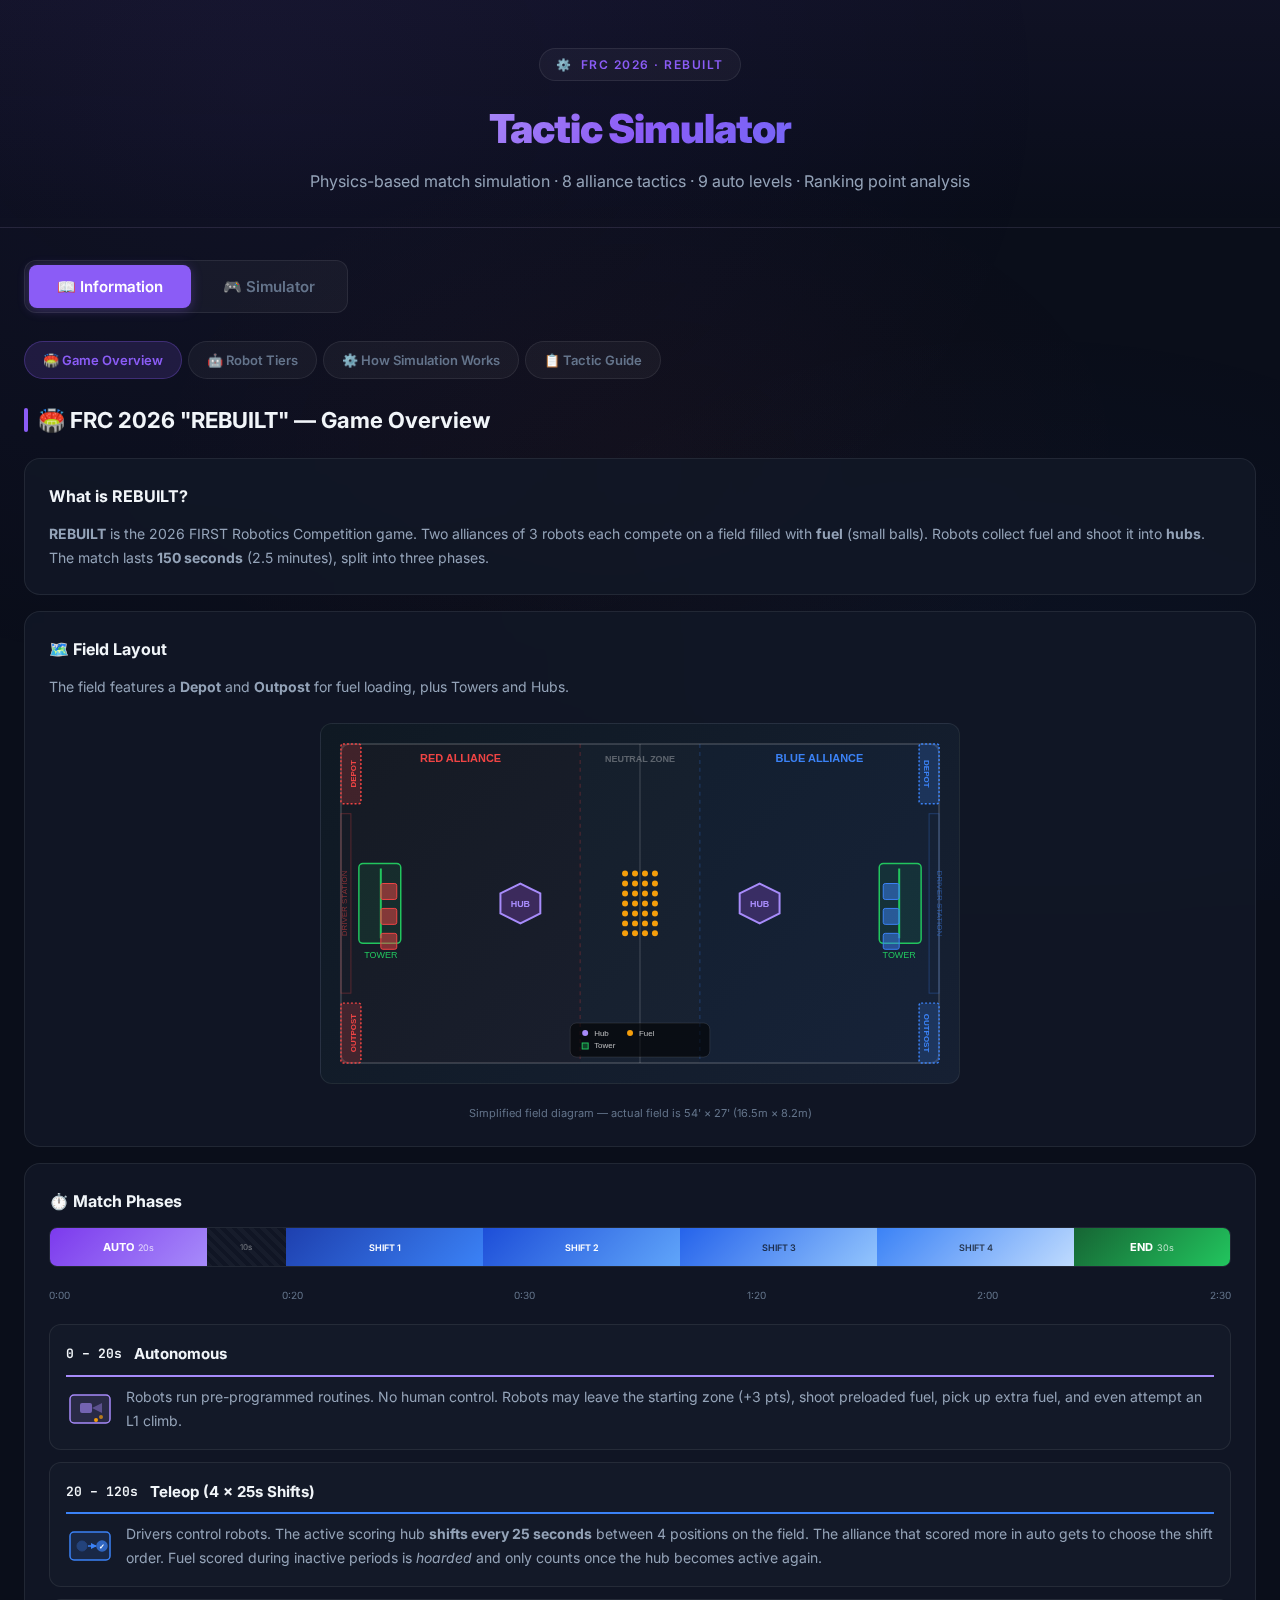
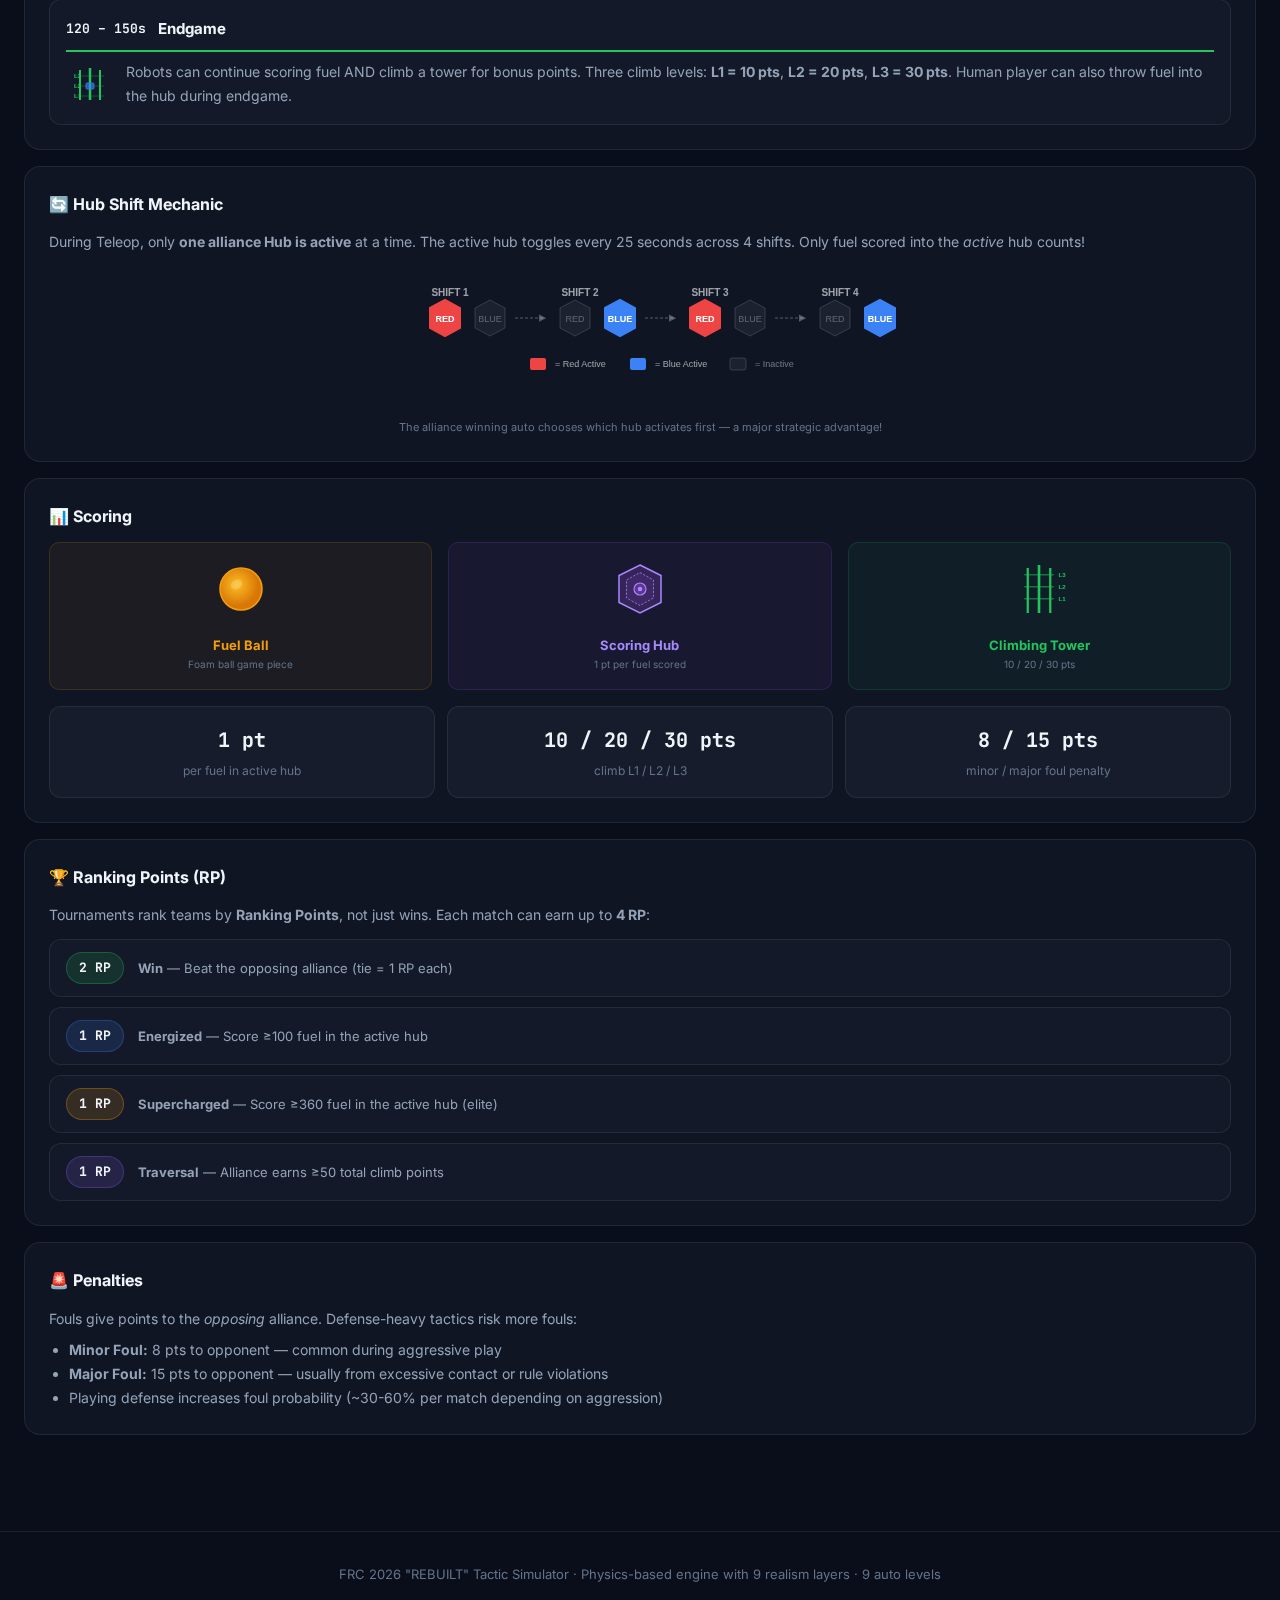
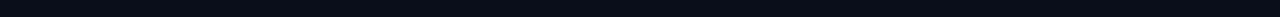
<file: index.html>
<!DOCTYPE html>
<html lang="en">

<head>
    <meta charset="UTF-8">
    <meta name="viewport" content="width=device-width, initial-scale=1.0">
    <title>FRC 2026 REBUILT — Tactic Simulator</title>
    <meta name="description"
        content="Physics-based FRC 2026 REBUILT match tactic simulator. Simulate alliance strategies, ranking points, and find optimal tactics.">
    <link rel="stylesheet" href="styles.css">
</head>

<body>

    <header class="header">
        <div class="header__badge">
            <span>⚙️</span> FRC 2026 · REBUILT
        </div>
        <h1 class="header__title">Tactic Simulator</h1>
        <p class="header__subtitle">Physics-based match simulation · 8 alliance tactics · 9 auto levels · Ranking point
            analysis</p>
    </header>

    <div class="container">

        <!-- TOP-LEVEL TABS -->
        <div class="main-tabs" id="mainTabs">
            <button class="main-tab main-tab--active" data-tab="info" id="tabInfo">📖 Information</button>
            <button class="main-tab" data-tab="sim" id="tabSim">🎮 Simulator</button>
        </div>

        <!-- ============================================================ -->
        <!-- INFORMATION TAB -->
        <!-- ============================================================ -->
        <div id="panelInfo" class="main-panel main-panel--active">

            <!-- Sub-tabs for info sections -->
            <div class="info-nav" id="infoNav">
                <button class="info-nav__btn info-nav__btn--active" data-section="gameIntro">🏟️ Game Overview</button>
                <button class="info-nav__btn" data-section="robotTiers">🤖 Robot Tiers</button>
                <button class="info-nav__btn" data-section="simWorkflow">⚙️ How Simulation Works</button>
                <button class="info-nav__btn" data-section="tacticGuide">📋 Tactic Guide</button>
            </div>

            <!-- SECTION 1: Game Overview -->
            <div class="info-section info-section--active" id="sec_gameIntro">
                <div class="section-title">🏟️ FRC 2026 "REBUILT" — Game Overview</div>

                <div class="info-card">
                    <h3 class="info-card__title">What is REBUILT?</h3>
                    <p>
                        <strong>REBUILT</strong> is the 2026 FIRST Robotics Competition game. Two alliances of 3 robots
                        each compete on a field filled with
                        <strong>fuel</strong> (small balls). Robots collect fuel and shoot it into
                        <strong>hubs</strong>.
                        The match lasts <strong>150 seconds</strong> (2.5 minutes), split into three phases.
                    </p>
                </div>

                <!-- ====== FIELD LAYOUT DIAGRAM ====== -->
                <div class="info-card">
                    <h3 class="info-card__title">🗺️ Field Layout</h3>
                    <p style="margin-bottom:16px;">The field features a <strong>Depot</strong> and
                        <strong>Outpost</strong> for fuel loading, plus Towers and Hubs.
                    </p>
                    <div style="display:flex;justify-content:center;padding:8px;">
                        <svg viewBox="0 0 640 360"
                            style="width:100%;max-width:640px;border-radius:12px;background:linear-gradient(135deg,#0f1923,#162033);border:1px solid rgba(255,255,255,0.08);"
                            xmlns="http://www.w3.org/2000/svg">
                            <!-- Field Boundary -->
                            <rect x="20" y="20" width="600" height="320" rx="8" fill="none"
                                stroke="rgba(255,255,255,0.15)" stroke-width="2" />

                            <!-- Zones Backgrounds -->
                            <!-- Red Zone (Left) -->
                            <rect x="20" y="20" width="240" height="320" fill="rgba(239,68,68,0.03)" />
                            <!-- Blue Zone (Right) -->
                            <rect x="380" y="20" width="240" height="320" fill="rgba(59,130,246,0.03)" />
                            <!-- Neutral Zone (Center) -->
                            <rect x="260" y="20" width="120" height="320" fill="rgba(255,255,255,0.02)" />

                            <!-- Zone Dividers -->
                            <line x1="260" y1="20" x2="260" y2="340" stroke="rgba(239,68,68,0.2)" stroke-width="1.5"
                                stroke-dasharray="4 4" />
                            <line x1="380" y1="20" x2="380" y2="340" stroke="rgba(59,130,246,0.2)" stroke-width="1.5"
                                stroke-dasharray="4 4" />

                            <!-- Center Line -->
                            <line x1="320" y1="20" x2="320" y2="340" stroke="rgba(255,255,255,0.1)" stroke-width="2" />
                            <text x="320" y="38" fill="rgba(255,255,255,0.3)" font-size="9" text-anchor="middle"
                                font-weight="bold" font-family="sans-serif">NEUTRAL ZONE</text>

                            <!-- Red side label -->
                            <text x="140" y="38" fill="#ef4444" font-size="11" font-weight="bold" text-anchor="middle"
                                font-family="sans-serif">RED ALLIANCE</text>
                            <!-- Blue side label -->
                            <text x="500" y="38" fill="#3b82f6" font-size="11" font-weight="bold" text-anchor="middle"
                                font-family="sans-serif">BLUE ALLIANCE</text>

                            <!-- RED HUB (1 on left side, centered) -->
                            <!-- Hub 1 -->
                            <polygon points="180,170 200,160 220,170 220,190 200,200 180,190"
                                fill="rgba(168,85,247,0.25)" stroke="#a78bfa" stroke-width="2" />
                            <text x="200" y="184" fill="#a78bfa" font-size="9" text-anchor="middle" font-weight="bold"
                                font-family="sans-serif">HUB</text>

                            <!-- BLUE HUB (1 on right side, centered) -->
                            <!-- Hub 2 -->
                            <polygon points="420,170 440,160 460,170 460,190 440,200 420,190"
                                fill="rgba(168,85,247,0.25)" stroke="#a78bfa" stroke-width="2" />
                            <text x="440" y="184" fill="#a78bfa" font-size="9" text-anchor="middle" font-weight="bold"
                                font-family="sans-serif">HUB</text>

                            <!-- RED TOWER (Connected to Red DS/Depot) -->
                            <rect x="38" y="140" width="42" height="80" rx="4" fill="rgba(34,197,94,0.1)"
                                stroke="#22c55e" stroke-width="1.5" />
                            <line x1="60" y1="145" x2="60" y2="215" stroke="#22c55e" stroke-width="2" />
                            <text x="60" y="235" fill="#22c55e" font-size="9" text-anchor="middle"
                                font-family="sans-serif">TOWER</text>

                            <!-- BLUE TOWER (Connected to Blue DS/Depot) -->
                            <rect x="560" y="140" width="42" height="80" rx="4" fill="rgba(34,197,94,0.1)"
                                stroke="#22c55e" stroke-width="1.5" />
                            <line x1="580" y1="145" x2="580" y2="215" stroke="#22c55e" stroke-width="2" />
                            <text x="580" y="235" fill="#22c55e" font-size="9" text-anchor="middle"
                                font-family="sans-serif">TOWER</text>


                            <!-- Fuel Grid in Neutral Zone (as per reference image) -->
                            <g id="fuelGrid">
                                <circle cx="305" cy="150" r="3" fill="#f59e0b" />
                                <circle cx="305" cy="160" r="3" fill="#f59e0b" />
                                <circle cx="305" cy="170" r="3" fill="#f59e0b" />
                                <circle cx="305" cy="180" r="3" fill="#f59e0b" />
                                <circle cx="305" cy="190" r="3" fill="#f59e0b" />
                                <circle cx="305" cy="200" r="3" fill="#f59e0b" />
                                <circle cx="305" cy="210" r="3" fill="#f59e0b" />

                                <circle cx="315" cy="150" r="3" fill="#f59e0b" />
                                <circle cx="315" cy="160" r="3" fill="#f59e0b" />
                                <circle cx="315" cy="170" r="3" fill="#f59e0b" />
                                <circle cx="315" cy="180" r="3" fill="#f59e0b" />
                                <circle cx="315" cy="190" r="3" fill="#f59e0b" />
                                <circle cx="315" cy="200" r="3" fill="#f59e0b" />
                                <circle cx="315" cy="210" r="3" fill="#f59e0b" />

                                <circle cx="325" cy="150" r="3" fill="#f59e0b" />
                                <circle cx="325" cy="160" r="3" fill="#f59e0b" />
                                <circle cx="325" cy="170" r="3" fill="#f59e0b" />
                                <circle cx="325" cy="180" r="3" fill="#f59e0b" />
                                <circle cx="325" cy="190" r="3" fill="#f59e0b" />
                                <circle cx="325" cy="200" r="3" fill="#f59e0b" />
                                <circle cx="325" cy="210" r="3" fill="#f59e0b" />

                                <circle cx="335" cy="150" r="3" fill="#f59e0b" />
                                <circle cx="335" cy="160" r="3" fill="#f59e0b" />
                                <circle cx="335" cy="170" r="3" fill="#f59e0b" />
                                <circle cx="335" cy="180" r="3" fill="#f59e0b" />
                                <circle cx="335" cy="190" r="3" fill="#f59e0b" />
                                <circle cx="335" cy="200" r="3" fill="#f59e0b" />
                                <circle cx="335" cy="210" r="3" fill="#f59e0b" />
                            </g>

                            <!-- Red Depot (Top Left) -->
                            <rect x="20" y="20" width="20" height="60" rx="2" fill="rgba(239,68,68,0.2)"
                                stroke="#ef4444" stroke-width="1.5" stroke-dasharray="2 2" />
                            <text x="35" y="50" fill="#ef4444" font-size="8" text-anchor="middle" font-weight="bold"
                                transform="rotate(-90 35 50)" font-family="sans-serif">DEPOT</text>

                            <!-- Red Outpost (Bottom Left) -->
                            <rect x="20" y="280" width="20" height="60" rx="2" fill="rgba(239,68,68,0.2)"
                                stroke="#ef4444" stroke-width="1.5" stroke-dasharray="2 2" />
                            <text x="35" y="310" fill="#ef4444" font-size="8" text-anchor="middle" font-weight="bold"
                                transform="rotate(-90 35 310)" font-family="sans-serif">OUTPOST</text>

                            <!-- Red Driver Station (Middle) -->
                            <rect x="20" y="90" width="10" height="180" rx="0" fill="none" stroke="rgba(239,68,68,0.3)"
                                stroke-width="1" />
                            <text x="26" y="180" fill="rgba(239,68,68,0.5)" font-size="8" text-anchor="middle"
                                transform="rotate(-90 26 180)" font-family="sans-serif">DRIVER STATION</text>

                            <!-- Blue Depot (Top Right) -->
                            <rect x="600" y="20" width="20" height="60" rx="2" fill="rgba(59,130,246,0.2)"
                                stroke="#3b82f6" stroke-width="1.5" stroke-dasharray="2 2" />
                            <text x="605" y="50" fill="#3b82f6" font-size="8" text-anchor="middle" font-weight="bold"
                                transform="rotate(90 605 50)" font-family="sans-serif">DEPOT</text>

                            <!-- Blue Outpost (Bottom Right) -->
                            <rect x="600" y="280" width="20" height="60" rx="2" fill="rgba(59,130,246,0.2)"
                                stroke="#3b82f6" stroke-width="1.5" stroke-dasharray="2 2" />
                            <text x="605" y="310" fill="#3b82f6" font-size="8" text-anchor="middle" font-weight="bold"
                                transform="rotate(90 605 310)" font-family="sans-serif">OUTPOST</text>

                            <!-- Blue Driver Station (Middle) -->
                            <rect x="610" y="90" width="10" height="180" rx="0" fill="none"
                                stroke="rgba(59,130,246,0.3)" stroke-width="1" />
                            <text x="618" y="180" fill="rgba(59,130,246,0.5)" font-size="8" text-anchor="middle"
                                transform="rotate(90 618 180)" font-family="sans-serif">DRIVER STATION</text>

                            <!-- Robot Start Positions (approximate) -->
                            <rect x="60" y="160" width="16" height="16" rx="2" fill="rgba(239,68,68,0.5)"
                                stroke="#ef4444" stroke-width="1" />
                            <rect x="60" y="185" width="16" height="16" rx="2" fill="rgba(239,68,68,0.5)"
                                stroke="#ef4444" stroke-width="1" />
                            <rect x="60" y="210" width="16" height="16" rx="2" fill="rgba(239,68,68,0.5)"
                                stroke="#ef4444" stroke-width="1" />

                            <rect x="564" y="160" width="16" height="16" rx="2" fill="rgba(59,130,246,0.5)"
                                stroke="#3b82f6" stroke-width="1" />
                            <rect x="564" y="185" width="16" height="16" rx="2" fill="rgba(59,130,246,0.5)"
                                stroke="#3b82f6" stroke-width="1" />
                            <rect x="564" y="210" width="16" height="16" rx="2" fill="rgba(59,130,246,0.5)"
                                stroke="#3b82f6" stroke-width="1" />

                            <!-- Legend -->
                            <rect x="250" y="300" width="140" height="34" rx="6" fill="rgba(0,0,0,0.6)"
                                stroke="rgba(255,255,255,0.1)" stroke-width="1" />
                            <circle cx="265" cy="310" r="3" fill="#a78bfa" /><text x="274" y="313"
                                fill="rgba(255,255,255,0.7)" font-size="8" font-family="sans-serif">Hub</text>
                            <rect x="262" y="320" width="6" height="6" fill="rgba(34,197,94,0.3)" stroke="#22c55e"
                                stroke-width="1" /><text x="274" y="325" fill="rgba(255,255,255,0.7)" font-size="8"
                                font-family="sans-serif">Tower</text>
                            <circle cx="310" cy="310" r="3" fill="#f59e0b" /><text x="319" y="313"
                                fill="rgba(255,255,255,0.7)" font-size="8" font-family="sans-serif">Fuel</text>
                        </svg>
                    </div>
                    <p style="margin-top:12px;font-size:11px;color:var(--text-muted);text-align:center;">Simplified
                        field diagram — actual field is 54' × 27' (16.5m × 8.2m)</p>
                </div>

                <!-- ====== MATCH PHASES with visual timeline ====== -->
                <div class="info-card">
                    <h3 class="info-card__title">⏱️ Match Phases</h3>
                    <!-- Visual timeline bar -->
                    <div
                        style="display:flex;border-radius:8px;overflow:hidden;height:40px;margin-bottom:20px;border:1px solid rgba(255,255,255,0.08);">
                        <div
                            style="flex:0 0 13.3%;background:linear-gradient(135deg,#7c3aed,#a78bfa);display:flex;align-items:center;justify-content:center;gap:4px;">
                            <span style="font-size:11px;font-weight:700;color:white;">AUTO</span>
                            <span style="font-size:9px;color:rgba(255,255,255,0.7);">20s</span>
                        </div>
                        <div
                            style="flex:0 0 6.7%;background:repeating-linear-gradient(45deg,rgba(255,255,255,0.03),rgba(255,255,255,0.03) 4px,transparent 4px,transparent 8px);display:flex;align-items:center;justify-content:center;">
                            <span style="font-size:8px;color:rgba(255,255,255,0.4);">10s</span>
                        </div>
                        <div
                            style="flex:0 0 16.7%;background:linear-gradient(135deg,#1e40af,#3b82f6);display:flex;align-items:center;justify-content:center;">
                            <span style="font-size:9px;font-weight:600;color:white;">SHIFT 1</span>
                        </div>
                        <div
                            style="flex:0 0 16.7%;background:linear-gradient(135deg,#1d4ed8,#60a5fa);display:flex;align-items:center;justify-content:center;">
                            <span style="font-size:9px;font-weight:600;color:white;">SHIFT 2</span>
                        </div>
                        <div
                            style="flex:0 0 16.7%;background:linear-gradient(135deg,#2563eb,#93c5fd);display:flex;align-items:center;justify-content:center;">
                            <span style="font-size:9px;font-weight:600;color:rgba(0,0,0,0.7);">SHIFT 3</span>
                        </div>
                        <div
                            style="flex:0 0 16.7%;background:linear-gradient(135deg,#3b82f6,#bfdbfe);display:flex;align-items:center;justify-content:center;">
                            <span style="font-size:9px;font-weight:600;color:rgba(0,0,0,0.7);">SHIFT 4</span>
                        </div>
                        <div
                            style="flex:1;background:linear-gradient(135deg,#166534,#22c55e);display:flex;align-items:center;justify-content:center;gap:4px;">
                            <span style="font-size:11px;font-weight:700;color:white;">END</span>
                            <span style="font-size:9px;color:rgba(255,255,255,0.7);">30s</span>
                        </div>
                    </div>
                    <div style="display:flex;justify-content:space-between;margin-bottom:20px;">
                        <span style="font-size:10px;color:var(--text-muted);">0:00</span>
                        <span style="font-size:10px;color:var(--text-muted);">0:20</span>
                        <span style="font-size:10px;color:var(--text-muted);">0:30</span>
                        <span style="font-size:10px;color:var(--text-muted);">1:20</span>
                        <span style="font-size:10px;color:var(--text-muted);">2:00</span>
                        <span style="font-size:10px;color:var(--text-muted);">2:30</span>
                    </div>

                    <div class="info-phases">
                        <div class="info-phase">
                            <div class="info-phase__header" style="border-color:#a78bfa;">
                                <span class="info-phase__time">0 – 20s</span>
                                <span class="info-phase__name">Autonomous</span>
                            </div>
                            <div style="display:flex;gap:12px;align-items:flex-start;">
                                <svg viewBox="0 0 48 48" style="width:48px;flex-shrink:0;"
                                    xmlns="http://www.w3.org/2000/svg">
                                    <rect x="4" y="10" width="40" height="28" rx="4" fill="rgba(167,139,250,0.15)"
                                        stroke="#a78bfa" stroke-width="1.5" />
                                    <rect x="14" y="18" width="12" height="10" rx="2" fill="#a78bfa" opacity="0.6" />
                                    <path d="M26 23L36 18L36 28Z" fill="#a78bfa" opacity="0.4" />
                                    <circle cx="30" cy="35" r="2" fill="#f59e0b" />
                                    <circle cx="35" cy="32" r="2" fill="#f59e0b" opacity="0.7" />
                                </svg>
                                <p>Robots run pre-programmed routines. No human control. Robots may leave the starting
                                    zone (+3 pts), shoot preloaded fuel, pick up extra fuel, and even attempt an L1
                                    climb.</p>
                            </div>
                        </div>
                        <div class="info-phase">
                            <div class="info-phase__header" style="border-color:#3b82f6;">
                                <span class="info-phase__time">20 – 120s</span>
                                <span class="info-phase__name">Teleop (4 × 25s Shifts)</span>
                            </div>
                            <div style="display:flex;gap:12px;align-items:flex-start;">
                                <svg viewBox="0 0 48 48" style="width:48px;flex-shrink:0;"
                                    xmlns="http://www.w3.org/2000/svg">
                                    <rect x="4" y="10" width="40" height="28" rx="4" fill="rgba(59,130,246,0.15)"
                                        stroke="#3b82f6" stroke-width="1.5" />
                                    <circle cx="16" cy="24" r="5" fill="#3b82f6" opacity="0.3" stroke="#3b82f6"
                                        stroke-width="1" />
                                    <circle cx="36" cy="24" r="5" fill="#3b82f6" opacity="0.7" stroke="#3b82f6"
                                        stroke-width="1.5" />
                                    <text x="36" y="27" fill="white" font-size="7" text-anchor="middle"
                                        font-weight="bold" font-family="sans-serif">✓</text>
                                    <path d="M22 24L30 24" stroke="#3b82f6" stroke-width="1.5" stroke-dasharray="3 2"
                                        marker-end="url(#arrowBlue)" />
                                    <defs>
                                        <marker id="arrowBlue" viewBox="0 0 6 6" refX="5" refY="3" markerWidth="4"
                                            markerHeight="4" orient="auto">
                                            <path d="M0,0 L6,3 L0,6Z" fill="#3b82f6" />
                                        </marker>
                                    </defs>
                                </svg>
                                <p>Drivers control robots. The active scoring hub <strong>shifts every 25
                                        seconds</strong> between 4 positions on the field. The alliance that scored more
                                    in auto gets to choose the shift order. Fuel scored during inactive periods is
                                    <em>hoarded</em> and only counts once the hub becomes active again.
                                </p>
                            </div>
                        </div>
                        <div class="info-phase">
                            <div class="info-phase__header" style="border-color:#22c55e;">
                                <span class="info-phase__time">120 – 150s</span>
                                <span class="info-phase__name">Endgame</span>
                            </div>
                            <div style="display:flex;gap:12px;align-items:flex-start;">
                                <svg viewBox="0 0 48 48" style="width:48px;flex-shrink:0;"
                                    xmlns="http://www.w3.org/2000/svg">
                                    <line x1="14" y1="40" x2="14" y2="10" stroke="#22c55e" stroke-width="2" />
                                    <line x1="24" y1="40" x2="24" y2="8" stroke="#22c55e" stroke-width="2.5" />
                                    <line x1="34" y1="40" x2="34" y2="10" stroke="#22c55e" stroke-width="2" />
                                    <line x1="10" y1="16" x2="38" y2="16" stroke="#22c55e" stroke-width="0.8"
                                        opacity="0.4" />
                                    <line x1="10" y1="26" x2="38" y2="26" stroke="#22c55e" stroke-width="0.8"
                                        opacity="0.4" />
                                    <line x1="10" y1="36" x2="38" y2="36" stroke="#22c55e" stroke-width="0.8"
                                        opacity="0.4" />
                                    <text x="8" y="18" fill="#22c55e" font-size="6" font-weight="bold"
                                        font-family="sans-serif">L3</text>
                                    <text x="8" y="28" fill="#22c55e" font-size="6" font-weight="bold"
                                        font-family="sans-serif">L2</text>
                                    <text x="8" y="38" fill="#22c55e" font-size="6" font-weight="bold"
                                        font-family="sans-serif">L1</text>
                                    <rect x="20" y="23" width="8" height="6" rx="1" fill="rgba(59,130,246,0.6)"
                                        stroke="#3b82f6" stroke-width="0.8" />
                                </svg>
                                <p>Robots can continue scoring fuel AND climb a tower for bonus points. Three climb
                                    levels: <strong>L1 = 10 pts</strong>, <strong>L2 = 20 pts</strong>, <strong>L3 = 30
                                        pts</strong>. Human player can also throw fuel into the hub during endgame.</p>
                            </div>
                        </div>
                    </div>
                </div>

                <!-- ====== HUB SHIFT MECHANIC DIAGRAM ====== -->
                <div class="info-card">
                    <h3 class="info-card__title">🔄 Hub Shift Mechanic</h3>
                    <p style="margin-bottom:16px;">During Teleop, only <strong>one alliance Hub is active</strong> at a
                        time. The
                        active hub toggles every 25 seconds across 4 shifts. Only fuel scored into the <em>active</em>
                        hub counts!</p>
                    <div style="display:flex;justify-content:center;padding:8px;">
                        <svg viewBox="0 0 520 120" style="width:100%;max-width:520px;"
                            xmlns="http://www.w3.org/2000/svg">
                            <!-- Shift labels -->
                            <text x="70" y="18" fill="rgba(255,255,255,0.6)" font-size="10" text-anchor="middle"
                                font-weight="bold" font-family="sans-serif">SHIFT 1</text>
                            <text x="200" y="18" fill="rgba(255,255,255,0.6)" font-size="10" text-anchor="middle"
                                font-weight="bold" font-family="sans-serif">SHIFT 2</text>
                            <text x="330" y="18" fill="rgba(255,255,255,0.6)" font-size="10" text-anchor="middle"
                                font-weight="bold" font-family="sans-serif">SHIFT 3</text>
                            <text x="460" y="18" fill="rgba(255,255,255,0.6)" font-size="10" text-anchor="middle"
                                font-weight="bold" font-family="sans-serif">SHIFT 4</text>

                            <!-- Shift 1: Red Active -->
                            <!-- Red Hub -->
                            <polygon points="50,30 65,22 80,30 80,50 65,58 50,50" fill="#ef4444" stroke="#ef4444"
                                stroke-width="2" />
                            <text x="65" y="44" fill="white" font-size="9" text-anchor="middle" font-weight="bold"
                                font-family="sans-serif">RED</text>
                            <!-- Blue Hub (Inactive) -->
                            <polygon points="95,30 110,22 125,30 125,50 110,58 95,50" fill="rgba(255,255,255,0.05)"
                                stroke="rgba(255,255,255,0.15)" stroke-width="1" />
                            <text x="110" y="44" fill="rgba(255,255,255,0.3)" font-size="9" text-anchor="middle"
                                font-family="sans-serif">BLUE</text>

                            <!-- Arrow 1->2 -->
                            <path d="M135 40 L165 40" stroke="rgba(255,255,255,0.2)" stroke-width="1.5"
                                stroke-dasharray="3 2" marker-end="url(#shiftArr)" />

                            <!-- Shift 2: Blue Active -->
                            <!-- Red Hub (Inactive) -->
                            <polygon points="180,30 195,22 210,30 210,50 195,58 180,50" fill="rgba(255,255,255,0.05)"
                                stroke="rgba(255,255,255,0.15)" stroke-width="1" />
                            <text x="195" y="44" fill="rgba(255,255,255,0.3)" font-size="9" text-anchor="middle"
                                font-family="sans-serif">RED</text>
                            <!-- Blue Hub -->
                            <polygon points="225,30 240,22 255,30 255,50 240,58 225,50" fill="#3b82f6" stroke="#3b82f6"
                                stroke-width="2" />
                            <text x="240" y="44" fill="white" font-size="9" text-anchor="middle" font-weight="bold"
                                font-family="sans-serif">BLUE</text>

                            <!-- Arrow 2->3 -->
                            <path d="M265 40 L295 40" stroke="rgba(255,255,255,0.2)" stroke-width="1.5"
                                stroke-dasharray="3 2" marker-end="url(#shiftArr)" />

                            <!-- Shift 3: Red Active -->
                            <!-- Red Hub -->
                            <polygon points="310,30 325,22 340,30 340,50 325,58 310,50" fill="#ef4444" stroke="#ef4444"
                                stroke-width="2" />
                            <text x="325" y="44" fill="white" font-size="9" text-anchor="middle" font-weight="bold"
                                font-family="sans-serif">RED</text>
                            <!-- Blue Hub (Inactive) -->
                            <polygon points="355,30 370,22 385,30 385,50 370,58 355,50" fill="rgba(255,255,255,0.05)"
                                stroke="rgba(255,255,255,0.15)" stroke-width="1" />
                            <text x="370" y="44" fill="rgba(255,255,255,0.3)" font-size="9" text-anchor="middle"
                                font-family="sans-serif">BLUE</text>

                            <!-- Arrow 3->4 -->
                            <path d="M395 40 L425 40" stroke="rgba(255,255,255,0.2)" stroke-width="1.5"
                                stroke-dasharray="3 2" marker-end="url(#shiftArr)" />

                            <!-- Shift 4: Blue Active -->
                            <!-- Red Hub (Inactive) -->
                            <polygon points="440,30 455,22 470,30 470,50 455,58 440,50" fill="rgba(255,255,255,0.05)"
                                stroke="rgba(255,255,255,0.15)" stroke-width="1" />
                            <text x="455" y="44" fill="rgba(255,255,255,0.3)" font-size="9" text-anchor="middle"
                                font-family="sans-serif">RED</text>
                            <!-- Blue Hub -->
                            <polygon points="485,30 500,22 515,30 515,50 500,58 485,50" fill="#3b82f6" stroke="#3b82f6"
                                stroke-width="2" />
                            <text x="500" y="44" fill="white" font-size="9" text-anchor="middle" font-weight="bold"
                                font-family="sans-serif">BLUE</text>

                            <!-- legend -->
                            <rect x="150" y="80" width="16" height="12" rx="2" fill="#ef4444" />
                            <text x="175" y="89" fill="rgba(255,255,255,0.6)" font-size="9" font-family="sans-serif">=
                                Red Active</text>

                            <rect x="250" y="80" width="16" height="12" rx="2" fill="#3b82f6" />
                            <text x="275" y="89" fill="rgba(255,255,255,0.6)" font-size="9" font-family="sans-serif">=
                                Blue Active</text>

                            <rect x="350" y="80" width="16" height="12" rx="2" fill="rgba(255,255,255,0.05)"
                                stroke="rgba(255,255,255,0.15)" stroke-width="1" />
                            <text x="375" y="89" fill="rgba(255,255,255,0.4)" font-size="9" font-family="sans-serif">=
                                Inactive</text>

                            <defs>
                                <marker id="shiftArr" viewBox="0 0 6 6" refX="5" refY="3" markerWidth="5"
                                    markerHeight="5" orient="auto">
                                    <path d="M0,0 L6,3 L0,6Z" fill="rgba(255,255,255,0.3)" />
                                </marker>
                            </defs>
                        </svg>
                    </div>
                    <p style="margin-top:12px;font-size:11px;color:var(--text-muted);text-align:center;">The alliance
                        winning auto chooses which hub activates first — a major strategic advantage!</p>
                </div>

                <!-- ====== GAME PIECE & SCORING DETAILS ====== -->
                <div class="info-card">
                    <h3 class="info-card__title">📊 Scoring</h3>
                    <div style="display:flex;gap:16px;flex-wrap:wrap;margin-bottom:16px;">
                        <!-- Fuel ball illustration -->
                        <div
                            style="flex:1;min-width:140px;text-align:center;padding:16px;background:rgba(245,158,11,0.06);border:1px solid rgba(245,158,11,0.15);border-radius:10px;">
                            <svg viewBox="0 0 80 80" style="width:60px;margin:0 auto 8px;"
                                xmlns="http://www.w3.org/2000/svg">
                                <circle cx="40" cy="40" r="28" fill="url(#fuelGrad)" stroke="#f59e0b"
                                    stroke-width="2" />
                                <ellipse cx="34" cy="34" rx="8" ry="6" fill="rgba(255,255,255,0.2)"
                                    transform="rotate(-30 34 34)" />
                                <defs>
                                    <radialGradient id="fuelGrad" cx="40%" cy="40%">
                                        <stop offset="0%" stop-color="#fbbf24" />
                                        <stop offset="100%" stop-color="#d97706" />
                                    </radialGradient>
                                </defs>
                            </svg>
                            <div style="font-size:13px;font-weight:700;color:#f59e0b;">Fuel Ball</div>
                            <div style="font-size:10px;color:var(--text-muted);">Foam ball game piece</div>
                        </div>
                        <!-- Hub illustration -->
                        <div
                            style="flex:1;min-width:140px;text-align:center;padding:16px;background:rgba(168,85,247,0.06);border:1px solid rgba(168,85,247,0.15);border-radius:10px;">
                            <svg viewBox="0 0 80 80" style="width:60px;margin:0 auto 8px;"
                                xmlns="http://www.w3.org/2000/svg">
                                <polygon points="40,8 68,22 68,58 40,72 12,58 12,22" fill="rgba(168,85,247,0.2)"
                                    stroke="#a78bfa" stroke-width="2" />
                                <polygon points="40,18 58,28 58,52 40,62 22,52 22,28" fill="rgba(168,85,247,0.1)"
                                    stroke="#a78bfa" stroke-width="1" stroke-dasharray="3 2" />
                                <circle cx="40" cy="40" r="8" fill="rgba(168,85,247,0.3)" stroke="#a78bfa"
                                    stroke-width="1.5" />
                                <circle cx="40" cy="40" r="3" fill="#a78bfa" />
                            </svg>
                            <div style="font-size:13px;font-weight:700;color:#a78bfa;">Scoring Hub</div>
                            <div style="font-size:10px;color:var(--text-muted);">1 pt per fuel scored</div>
                        </div>
                        <!-- Tower illustration -->
                        <div
                            style="flex:1;min-width:140px;text-align:center;padding:16px;background:rgba(34,197,94,0.06);border:1px solid rgba(34,197,94,0.15);border-radius:10px;">
                            <svg viewBox="0 0 80 80" style="width:60px;margin:0 auto 8px;"
                                xmlns="http://www.w3.org/2000/svg">
                                <line x1="25" y1="72" x2="25" y2="12" stroke="#22c55e" stroke-width="3" />
                                <line x1="55" y1="72" x2="55" y2="12" stroke="#22c55e" stroke-width="3" />
                                <line x1="40" y1="72" x2="40" y2="8" stroke="#22c55e" stroke-width="3.5" />
                                <rect x="20" y="52" width="40" height="2" rx="1" fill="#22c55e" opacity="0.5" />
                                <rect x="20" y="36" width="40" height="2" rx="1" fill="#22c55e" opacity="0.5" />
                                <rect x="20" y="20" width="40" height="2" rx="1" fill="#22c55e" opacity="0.5" />
                                <text x="66" y="56" fill="#22c55e" font-size="8" font-weight="bold"
                                    font-family="sans-serif">L1</text>
                                <text x="66" y="40" fill="#22c55e" font-size="8" font-weight="bold"
                                    font-family="sans-serif">L2</text>
                                <text x="66" y="24" fill="#22c55e" font-size="8" font-weight="bold"
                                    font-family="sans-serif">L3</text>
                            </svg>
                            <div style="font-size:13px;font-weight:700;color:#22c55e;">Climbing Tower</div>
                            <div style="font-size:10px;color:var(--text-muted);">10 / 20 / 30 pts</div>
                        </div>
                    </div>
                    <div class="info-scoring-grid">
                        <div class="info-scoring-item">
                            <div class="info-scoring-item__value">1 pt</div>
                            <div class="info-scoring-item__label">per fuel in active hub</div>
                        </div>

                        <div class="info-scoring-item">
                            <div class="info-scoring-item__value">10 / 20 / 30 pts</div>
                            <div class="info-scoring-item__label">climb L1 / L2 / L3</div>
                        </div>
                        <div class="info-scoring-item">
                            <div class="info-scoring-item__value">8 / 15 pts</div>
                            <div class="info-scoring-item__label">minor / major foul penalty</div>
                        </div>
                    </div>
                </div>

                <div class="info-card">
                    <h3 class="info-card__title">🏆 Ranking Points (RP)</h3>
                    <p style="margin-bottom:12px;">Tournaments rank teams by <strong>Ranking Points</strong>, not just
                        wins. Each match can earn up to <strong>4 RP</strong>:</p>
                    <div class="info-rp-grid">
                        <div class="info-rp-item">
                            <div class="info-rp-item__badge"
                                style="background:rgba(34,197,94,0.15);border-color:rgba(34,197,94,0.3);">2 RP</div>
                            <div><strong>Win</strong> — Beat the opposing alliance (tie = 1 RP each)</div>
                        </div>
                        <div class="info-rp-item">
                            <div class="info-rp-item__badge"
                                style="background:rgba(59,130,246,0.15);border-color:rgba(59,130,246,0.3);">1 RP</div>
                            <div><strong>Energized</strong> — Score ≥100 fuel in the active hub</div>
                        </div>
                        <div class="info-rp-item">
                            <div class="info-rp-item__badge"
                                style="background:rgba(245,158,11,0.15);border-color:rgba(245,158,11,0.3);">1 RP</div>
                            <div><strong>Supercharged</strong> — Score ≥360 fuel in the active hub (elite)</div>
                        </div>
                        <div class="info-rp-item">
                            <div class="info-rp-item__badge"
                                style="background:rgba(139,92,246,0.15);border-color:rgba(139,92,246,0.3);">1 RP</div>
                            <div><strong>Traversal</strong> — Alliance earns ≥50 total climb points</div>
                        </div>
                    </div>
                </div>

                <div class="info-card">
                    <h3 class="info-card__title">🚨 Penalties</h3>
                    <p>Fouls give points to the <em>opposing</em> alliance. Defense-heavy tactics risk more fouls:</p>
                    <ul style="margin-top:8px;padding-left:20px;color:var(--text-secondary);">
                        <li><strong>Minor Foul:</strong> 8 pts to opponent — common during aggressive play</li>
                        <li><strong>Major Foul:</strong> 15 pts to opponent — usually from excessive contact or rule
                            violations</li>
                        <li>Playing defense increases foul probability (~30-60% per match depending on aggression)</li>
                    </ul>
                </div>
            </div>

            <!-- SECTION 2: Robot Tiers -->
            <div class="info-section" id="sec_robotTiers">
                <div class="section-title">🤖 Robot Tier System</div>

                <div class="info-card">
                    <p style="margin-bottom:16px;">The simulator models 7 robot tiers representing the full range of FRC
                        robots at competition — from rookie bots to world-class Einstein finalists.
                        Each tier has different performance in <strong>speed, accuracy, intake, climbing, defense, and
                            reliability</strong>. Tiers also include a default turret type affecting shooting mechanics.
                    </p>
                </div>

                <div id="tierCardsContainer"></div>
            </div>

            <!-- SECTION 3: Simulation Workflow -->
            <div class="info-section" id="sec_simWorkflow">
                <div class="section-title">⚙️ How the Simulation Works</div>

                <div class="info-card">
                    <h3 class="info-card__title">Simulation Pipeline</h3>
                    <p style="margin-bottom:16px;">Each simulated match follows these steps in order:</p>
                    <div class="workflow-steps">
                        <div class="workflow-step">
                            <div class="workflow-step__num">1</div>
                            <div class="workflow-step__content">
                                <strong>Robot Reliability Roll</strong>
                                <p>Each robot rolls its status: <span style="color:#22c55e;">full (operational)</span>,
                                    <span style="color:#eab308;">partial (reduced output)</span>, or
                                    <span style="color:#ef4444;">dead (out of match)</span>.
                                    Better tiers have higher reliability.
                                </p>
                            </div>
                        </div>
                        <div class="workflow-step">
                            <div class="workflow-step__num">2</div>
                            <div class="workflow-step__content">
                                <strong>Autonomous Phase (20s)</strong>
                                <p>Each robot runs its auto routine based on its Auto Tier.
                                    Preloaded fuel is shot at the hub — actual scored = attempts × tier accuracy ×
                                    variance.
                                    The alliance that scores more picks the hub shift order.</p>
                            </div>
                        </div>
                        <div class="workflow-step">
                            <div class="workflow-step__num">3</div>
                            <div class="workflow-step__content">
                                <strong>Teleop Phase (4 × 25s shifts)</strong>
                                <p>Robots cycle: collect fuel → drive to hub → shoot.
                                    Cycle time depends on drivetrain speed, intake rate, shoot rate, and congestion.
                                    Defense disrupts opponent cycles by 25-40%.
                                    During inactive shifts, robots hoard fuel or play defense (depending on tactic).</p>
                            </div>
                        </div>
                        <div class="workflow-step">
                            <div class="workflow-step__num">4</div>
                            <div class="workflow-step__content">
                                <strong>Endgame (30s)</strong>
                                <p>Robots attempt to climb. Target level depends on climber capability and tactic.
                                    Climb success is probabilistic (better tiers = higher success rate).
                                    Remaining time is spent scoring fuel.</p>
                            </div>
                        </div>
                        <div class="workflow-step">
                            <div class="workflow-step__num">5</div>
                            <div class="workflow-step__content">
                                <strong>Fouls & Penalties</strong>
                                <p>Foul probability depends on tactic aggression.
                                    Minor fouls = 8 pts, major = 15 pts. These are added to the <em>opponent's</em>
                                    score.</p>
                            </div>
                        </div>
                        <div class="workflow-step">
                            <div class="workflow-step__num">6</div>
                            <div class="workflow-step__content">
                                <strong>Score & RP Calculation</strong>
                                <p>Total score = active hub fuel + climb points + opponent penalty points.
                                    RP is awarded based on thresholds (see Game Overview).
                                    Every match has random variance to model real competition unpredictability.</p>
                            </div>
                        </div>
                    </div>
                </div>

                <div class="info-card">
                    <h3 class="info-card__title">Batch Simulation & Optimal Tactics</h3>
                    <p><strong>Batch Simulation</strong> runs N matches (default 200) with identical alliance configs
                        and averages the results. This smooths out variance and shows the <em>expected</em> performance.
                    </p>
                    <p style="margin-top:8px;"><strong>Optimal Tactics Finder</strong> tests all 64 tactic matchups (8 ×
                        8)
                        with batch simulations, then ranks tactics by average RP earned. The heatmap shows which tactics
                        perform best against specific opponents.</p>
                </div>

                <div class="info-card">
                    <h3 class="info-card__title">4 Toggleable Realism Layers</h3>
                    <div class="info-scoring-grid">
                        <div class="info-scoring-item">
                            <div class="info-scoring-item__value">🔧</div>
                            <div class="info-scoring-item__label">Robot Breakdown — chance of partial/dead status</div>
                        </div>
                        <div class="info-scoring-item">
                            <div class="info-scoring-item__value">🔋</div>
                            <div class="info-scoring-item__label">Brownout — battery sag reduces output late-match</div>
                        </div>
                        <div class="info-scoring-item">
                            <div class="info-scoring-item__value">🚨</div>
                            <div class="info-scoring-item__label">Fouls — probabilistic penalty generation</div>
                        </div>
                        <div class="info-scoring-item">
                            <div class="info-scoring-item__value">🚧</div>
                            <div class="info-scoring-item__label">Congestion — 3+ robots in one zone slows cycles</div>
                        </div>
                    </div>
                </div>
            </div>

            <!-- SECTION 4: Tactic Guide -->
            <div class="info-section" id="sec_tacticGuide">
                <div class="section-title">📋 Tactic Guide</div>
                <div class="info-card">
                    <p>Each tactic is an <strong>alliance-level strategy</strong> — it defines what all 3 robots do as a
                        team.
                        Select a tactic below to see how it works in detail.</p>
                </div>
                <div class="tactic-selector" id="tacticSelector"></div>
                <div class="info-card" id="tacticDetail" style="margin-top:16px;">
                    <p style="color:var(--text-muted);">Select a tactic above to see details.</p>
                </div>
            </div>

        </div>

        <!-- ============================================================ -->
        <!-- SIMULATOR TAB -->
        <!-- ============================================================ -->
        <div id="panelSim" class="main-panel">

            <!-- ALLIANCE BUILDER -->
            <div class="section-title">Alliance Builder</div>
            <div class="alliance-grid" id="allianceBuilder">
                <!-- Red Alliance -->
                <div class="alliance-panel alliance-panel--red">
                    <div class="alliance-panel__header">
                        <div class="alliance-panel__dot"></div>
                        <span class="alliance-panel__title">Red Alliance</span>
                    </div>
                    <div class="form-group" style="margin-bottom:16px;">
                        <label>Alliance Tactic</label>
                        <select id="redTactic" style="font-size:14px;padding:10px 14px;"></select>
                    </div>
                    <div id="redTacticInfo"
                        style="padding:10px 14px;background:rgba(0,0,0,0.2);border-radius:8px;margin-bottom:16px;font-size:12px;color:var(--text-secondary);display:none;">
                    </div>
                    <div id="redRobots"></div>
                    <div class="hp-select">
                        <div class="form-group">
                            <label>Human Player Skill</label>
                            <select id="redHP">
                                <option value="low">Low Skill (~0.2 pts/s)</option>
                                <option value="average" selected>Average (~0.6 pts/s)</option>
                                <option value="elite">Elite (~1.5 pts/s)</option>
                            </select>
                        </div>
                    </div>
                </div>

                <!-- Blue Alliance -->
                <div class="alliance-panel alliance-panel--blue">
                    <div class="alliance-panel__header">
                        <div class="alliance-panel__dot"></div>
                        <span class="alliance-panel__title">Blue Alliance</span>
                    </div>
                    <div class="form-group" style="margin-bottom:16px;">
                        <label>Alliance Tactic</label>
                        <select id="blueTactic" style="font-size:14px;padding:10px 14px;"></select>
                    </div>
                    <div id="blueTacticInfo"
                        style="padding:10px 14px;background:rgba(0,0,0,0.2);border-radius:8px;margin-bottom:16px;font-size:12px;color:var(--text-secondary);display:none;">
                    </div>
                    <div id="blueRobots"></div>
                    <div class="hp-select">
                        <div class="form-group">
                            <label>Human Player Skill</label>
                            <select id="blueHP">
                                <option value="low">Low Skill (~0.2 pts/s)</option>
                                <option value="average" selected>Average (~0.6 pts/s)</option>
                                <option value="elite">Elite (~1.5 pts/s)</option>
                            </select>
                        </div>
                    </div>
                </div>
            </div>

            <!-- REALISM TOGGLES -->
            <div class="realism-toggles">
                <div class="realism-toggles__title">Realism Layers</div>
                <label class="toggle-item"><input type="checkbox" id="toggleBreakdown" checked> Robot Breakdown</label>
                <label class="toggle-item"><input type="checkbox" id="toggleBrownout" checked> Brownout</label>
                <label class="toggle-item"><input type="checkbox" id="toggleFouls" checked> Fouls</label>
                <label class="toggle-item"><input type="checkbox" id="toggleCongestion" checked> Congestion</label>
            </div>

            <!-- SIMULATION CONTROLS -->
            <div class="controls">
                <button class="btn btn--primary" id="btnSingleMatch">▶ Run Single Match</button>
                <div class="controls__separator"></div>
                <button class="btn btn--secondary" id="btnBatchSim">📊 Batch Simulation</button>
                <input type="number" class="batch-input" id="batchCount" value="200" min="10" max="1000" step="10">
                <span style="font-size:13px;color:var(--text-muted)">matches</span>
                <div class="controls__separator"></div>
                <button class="btn btn--optimal" id="btnOptimal">🏆 Find Optimal Tactics</button>
            </div>

            <!-- RESULTS -->
            <div class="results" id="results">
                <div class="results__empty" id="resultsEmpty">
                    <div class="results__empty-icon">🎮</div>
                    Choose an alliance tactic, customize your robots, then run a simulation
                </div>
                <div id="singleResult" class="tab-content"></div>
                <div id="batchResult" class="tab-content"></div>
                <div id="optimalResult" class="tab-content"></div>
            </div>

        </div>

    </div>

    <footer class="footer">
        FRC 2026 "REBUILT" Tactic Simulator · Physics-based engine with 9 realism layers · 9 auto levels
    </footer>

    <script src="simulator.js"></script>
    <script src="app.js"></script>

</body>

</html>
</file>
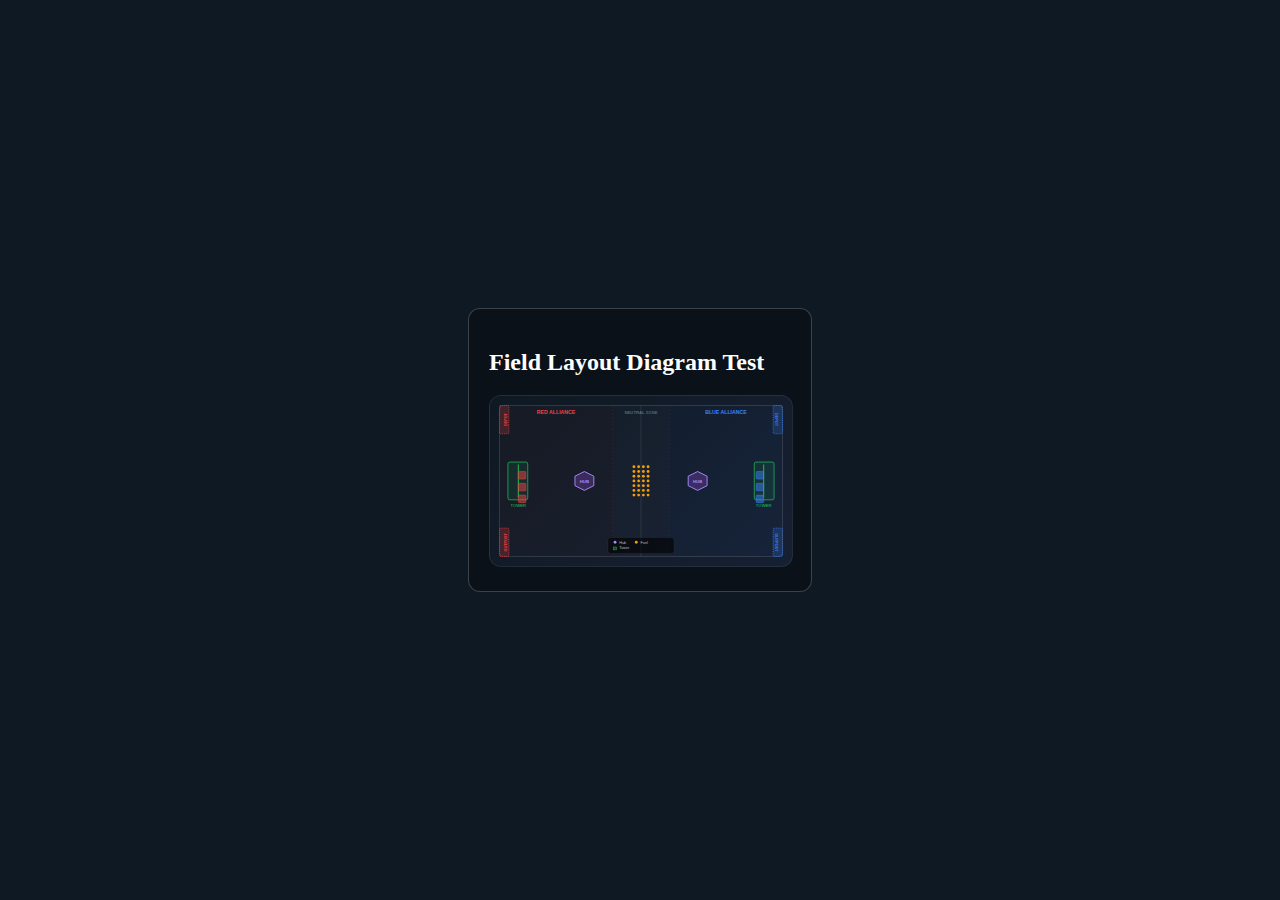
<file: field_layout_test.html>
<!DOCTYPE html>
<html lang="en">

<head>
    <meta charset="UTF-8">
    <title>Field Layout Test</title>
    <style>
        body {
            background: #0f1923;
            color: white;
            display: flex;
            justify-content: center;
            align-items: center;
            height: 100vh;
            margin: 0;
        }

        .diagram {
            border: 1px solid rgba(255, 255, 255, 0.2);
            border-radius: 12px;
            padding: 20px;
            background: rgba(0, 0, 0, 0.3);
        }
    </style>
</head>

<body>
    <div class="diagram">
        <h2>Field Layout Diagram Test</h2>
        <svg viewBox="0 0 640 360"
            style="width:100%;max-width:800px;border-radius:12px;background:linear-gradient(135deg,#0f1923,#162033);border:1px solid rgba(255,255,255,0.08);"
            xmlns="http://www.w3.org/2000/svg">
            <!-- Field Boundary -->
            <rect x="20" y="20" width="600" height="320" rx="8" fill="none" stroke="rgba(255,255,255,0.15)"
                stroke-width="2" />

            <!-- Zones Backgrounds -->
            <!-- Red Zone (Left) -->
            <rect x="20" y="20" width="240" height="320" fill="rgba(239,68,68,0.03)" />
            <!-- Blue Zone (Right) -->
            <rect x="380" y="20" width="240" height="320" fill="rgba(59,130,246,0.03)" />
            <!-- Neutral Zone (Center) -->
            <rect x="260" y="20" width="120" height="320" fill="rgba(255,255,255,0.02)" />

            <!-- Zone Dividers -->
            <line x1="260" y1="20" x2="260" y2="340" stroke="rgba(239,68,68,0.2)" stroke-width="1.5"
                stroke-dasharray="4 4" />
            <line x1="380" y1="20" x2="380" y2="340" stroke="rgba(59,130,246,0.2)" stroke-width="1.5"
                stroke-dasharray="4 4" />

            <!-- Center Line -->
            <line x1="320" y1="20" x2="320" y2="340" stroke="rgba(255,255,255,0.1)" stroke-width="2" />
            <text x="320" y="38" fill="rgba(255,255,255,0.3)" font-size="9" text-anchor="middle" font-weight="bold"
                font-family="sans-serif">NEUTRAL ZONE</text>

            <!-- Red side label -->
            <text x="140" y="38" fill="#ef4444" font-size="11" font-weight="bold" text-anchor="middle"
                font-family="sans-serif">RED ALLIANCE</text>
            <!-- Blue side label -->
            <text x="500" y="38" fill="#3b82f6" font-size="11" font-weight="bold" text-anchor="middle"
                font-family="sans-serif">BLUE ALLIANCE</text>

            <!-- RED HUB (1 on left side, centered) -->
            <!-- Hub 1 -->
            <polygon points="180,170 200,160 220,170 220,190 200,200 180,190" fill="rgba(168,85,247,0.25)"
                stroke="#a78bfa" stroke-width="2" />
            <text x="200" y="184" fill="#a78bfa" font-size="9" text-anchor="middle" font-weight="bold"
                font-family="sans-serif">HUB</text>

            <!-- BLUE HUB (1 on right side, centered) -->
            <!-- Hub 2 -->
            <polygon points="420,170 440,160 460,170 460,190 440,200 420,190" fill="rgba(168,85,247,0.25)"
                stroke="#a78bfa" stroke-width="2" />
            <text x="440" y="184" fill="#a78bfa" font-size="9" text-anchor="middle" font-weight="bold"
                font-family="sans-serif">HUB</text>

            <!-- RED TOWER (Connected to Red DS/Depot) -->
            <rect x="38" y="140" width="42" height="80" rx="4" fill="rgba(34,197,94,0.1)" stroke="#22c55e"
                stroke-width="1.5" />
            <line x1="60" y1="145" x2="60" y2="215" stroke="#22c55e" stroke-width="2" />
            <text x="60" y="235" fill="#22c55e" font-size="9" text-anchor="middle" font-family="sans-serif">TOWER</text>

            <!-- BLUE TOWER (Connected to Blue DS/Depot) -->
            <rect x="560" y="140" width="42" height="80" rx="4" fill="rgba(34,197,94,0.1)" stroke="#22c55e"
                stroke-width="1.5" />
            <line x1="580" y1="145" x2="580" y2="215" stroke="#22c55e" stroke-width="2" />
            <text x="580" y="235" fill="#22c55e" font-size="9" text-anchor="middle"
                font-family="sans-serif">TOWER</text>



            <!-- Fuel Grid in Neutral Zone -->
            <g id="fuelGrid">
                <circle cx="305" cy="150" r="3" fill="#f59e0b" />
                <circle cx="305" cy="160" r="3" fill="#f59e0b" />
                <circle cx="305" cy="170" r="3" fill="#f59e0b" />
                <circle cx="305" cy="180" r="3" fill="#f59e0b" />
                <circle cx="305" cy="190" r="3" fill="#f59e0b" />
                <circle cx="305" cy="200" r="3" fill="#f59e0b" />
                <circle cx="305" cy="210" r="3" fill="#f59e0b" />

                <circle cx="315" cy="150" r="3" fill="#f59e0b" />
                <circle cx="315" cy="160" r="3" fill="#f59e0b" />
                <circle cx="315" cy="170" r="3" fill="#f59e0b" />
                <circle cx="315" cy="180" r="3" fill="#f59e0b" />
                <circle cx="315" cy="190" r="3" fill="#f59e0b" />
                <circle cx="315" cy="200" r="3" fill="#f59e0b" />
                <circle cx="315" cy="210" r="3" fill="#f59e0b" />

                <circle cx="325" cy="150" r="3" fill="#f59e0b" />
                <circle cx="325" cy="160" r="3" fill="#f59e0b" />
                <circle cx="325" cy="170" r="3" fill="#f59e0b" />
                <circle cx="325" cy="180" r="3" fill="#f59e0b" />
                <circle cx="325" cy="190" r="3" fill="#f59e0b" />
                <circle cx="325" cy="200" r="3" fill="#f59e0b" />
                <circle cx="325" cy="210" r="3" fill="#f59e0b" />

                <circle cx="335" cy="150" r="3" fill="#f59e0b" />
                <circle cx="335" cy="160" r="3" fill="#f59e0b" />
                <circle cx="335" cy="170" r="3" fill="#f59e0b" />
                <circle cx="335" cy="180" r="3" fill="#f59e0b" />
                <circle cx="335" cy="190" r="3" fill="#f59e0b" />
                <circle cx="335" cy="200" r="3" fill="#f59e0b" />
                <circle cx="335" cy="210" r="3" fill="#f59e0b" />
            </g>

            <!-- Red Depot (Top Left) -->
            <rect x="20" y="20" width="20" height="60" rx="2" fill="rgba(239,68,68,0.2)" stroke="#ef4444"
                stroke-width="1.5" stroke-dasharray="2 2" />
            <text x="35" y="50" fill="#ef4444" font-size="8" text-anchor="middle" font-weight="bold"
                transform="rotate(-90 35 50)" font-family="sans-serif">DEPOT</text>

            <!-- Red Outpost (Bottom Left) -->
            <rect x="20" y="280" width="20" height="60" rx="2" fill="rgba(239,68,68,0.2)" stroke="#ef4444"
                stroke-width="1.5" stroke-dasharray="2 2" />
            <text x="35" y="310" fill="#ef4444" font-size="8" text-anchor="middle" font-weight="bold"
                transform="rotate(-90 35 310)" font-family="sans-serif">OUTPOST</text>

            <!-- Blue Depot (Top Right) -->
            <rect x="600" y="20" width="20" height="60" rx="2" fill="rgba(59,130,246,0.2)" stroke="#3b82f6"
                stroke-width="1.5" stroke-dasharray="2 2" />
            <text x="605" y="50" fill="#3b82f6" font-size="8" text-anchor="middle" font-weight="bold"
                transform="rotate(90 605 50)" font-family="sans-serif">DEPOT</text>

            <!-- Blue Outpost (Bottom Right) -->
            <rect x="600" y="280" width="20" height="60" rx="2" fill="rgba(59,130,246,0.2)" stroke="#3b82f6"
                stroke-width="1.5" stroke-dasharray="2 2" />
            <text x="605" y="310" fill="#3b82f6" font-size="8" text-anchor="middle" font-weight="bold"
                transform="rotate(90 605 310)" font-family="sans-serif">OUTPOST</text>

            <!-- Robot Start Positions (approximate) -->
            <rect x="60" y="160" width="16" height="16" rx="2" fill="rgba(239,68,68,0.5)" stroke="#ef4444"
                stroke-width="1" />
            <rect x="60" y="185" width="16" height="16" rx="2" fill="rgba(239,68,68,0.5)" stroke="#ef4444"
                stroke-width="1" />
            <rect x="60" y="210" width="16" height="16" rx="2" fill="rgba(239,68,68,0.5)" stroke="#ef4444"
                stroke-width="1" />

            <rect x="564" y="160" width="16" height="16" rx="2" fill="rgba(59,130,246,0.5)" stroke="#3b82f6"
                stroke-width="1" />
            <rect x="564" y="185" width="16" height="16" rx="2" fill="rgba(59,130,246,0.5)" stroke="#3b82f6"
                stroke-width="1" />
            <rect x="564" y="210" width="16" height="16" rx="2" fill="rgba(59,130,246,0.5)" stroke="#3b82f6"
                stroke-width="1" />

            <!-- Legend -->
            <rect x="250" y="300" width="140" height="34" rx="6" fill="rgba(0,0,0,0.6)" stroke="rgba(255,255,255,0.1)"
                stroke-width="1" />
            <circle cx="265" cy="310" r="3" fill="#a78bfa" /><text x="274" y="313" fill="rgba(255,255,255,0.7)"
                font-size="8" font-family="sans-serif">Hub</text>
            <rect x="262" y="320" width="6" height="6" fill="rgba(34,197,94,0.3)" stroke="#22c55e" stroke-width="1" />
            <text x="274" y="325" fill="rgba(255,255,255,0.7)" font-size="8" font-family="sans-serif">Tower</text>
            <circle cx="310" cy="310" r="3" fill="#f59e0b" /><text x="319" y="313" fill="rgba(255,255,255,0.7)"
                font-size="8" font-family="sans-serif">Fuel</text>
        </svg>
    </div>
</body>

</html>
</file>
<file: styles.css>
/* ============================================================
   FRC 2026 "REBUILT" Tactic Simulator — Styles
   ============================================================ */

@import url('https://fonts.googleapis.com/css2?family=Inter:wght@300;400;500;600;700;800;900&family=JetBrains+Mono:wght@400;500;600&display=swap');

:root {
    --bg-primary: #0a0e1a;
    --bg-secondary: #111827;
    --bg-card: rgba(17, 24, 39, 0.8);
    --bg-glass: rgba(255, 255, 255, 0.04);
    --border-glass: rgba(255, 255, 255, 0.08);
    --border-hover: rgba(255, 255, 255, 0.15);

    --text-primary: #f1f5f9;
    --text-secondary: #94a3b8;
    --text-muted: #64748b;

    --red-alliance: #ef4444;
    --red-glow: rgba(239, 68, 68, 0.25);
    --red-bg: rgba(239, 68, 68, 0.08);
    --red-border: rgba(239, 68, 68, 0.25);
    --red-gradient: linear-gradient(135deg, #ef4444 0%, #dc2626 100%);

    --blue-alliance: #3b82f6;
    --blue-glow: rgba(59, 130, 246, 0.25);
    --blue-bg: rgba(59, 130, 246, 0.08);
    --blue-border: rgba(59, 130, 246, 0.25);
    --blue-gradient: linear-gradient(135deg, #3b82f6 0%, #2563eb 100%);

    --accent: #8b5cf6;
    --accent-glow: rgba(139, 92, 246, 0.3);
    --success: #22c55e;
    --warning: #f59e0b;
    --danger: #ef4444;

    --radius-sm: 8px;
    --radius-md: 12px;
    --radius-lg: 16px;
    --radius-xl: 20px;

    --shadow-sm: 0 2px 8px rgba(0, 0, 0, 0.3);
    --shadow-md: 0 4px 16px rgba(0, 0, 0, 0.4);
    --shadow-lg: 0 8px 32px rgba(0, 0, 0, 0.5);
}

/* === MAIN TABS === */
.main-tabs {
    display: flex;
    gap: 4px;
    margin-bottom: 28px;
    background: var(--bg-glass);
    border: 1px solid var(--border-glass);
    border-radius: var(--radius-md);
    padding: 4px;
    width: fit-content;
}

.main-tab {
    padding: 12px 28px;
    border-radius: var(--radius-sm);
    font-size: 15px;
    font-weight: 600;
    color: var(--text-muted);
    cursor: pointer;
    border: none;
    background: none;
    font-family: 'Inter', sans-serif;
    transition: all 0.25s;
}

.main-tab:hover {
    color: var(--text-secondary);
}

.main-tab--active {
    background: var(--accent);
    color: white;
    box-shadow: 0 2px 12px var(--accent-glow);
}

.main-panel {
    display: none;
}

.main-panel--active {
    display: block;
    animation: fadeIn 0.3s ease;
}

/* === INFO SUB-NAV === */
.info-nav {
    display: flex;
    gap: 6px;
    margin-bottom: 24px;
    flex-wrap: wrap;
}

.info-nav__btn {
    padding: 10px 18px;
    border-radius: 999px;
    font-size: 13px;
    font-weight: 600;
    color: var(--text-muted);
    cursor: pointer;
    border: 1px solid var(--border-glass);
    background: var(--bg-glass);
    font-family: 'Inter', sans-serif;
    transition: all 0.2s;
}

.info-nav__btn:hover {
    color: var(--text-secondary);
    border-color: var(--border-hover);
}

.info-nav__btn--active {
    background: rgba(139, 92, 246, 0.15);
    color: var(--accent);
    border-color: rgba(139, 92, 246, 0.3);
}

.info-section {
    display: none;
}

.info-section--active {
    display: block;
    animation: fadeIn 0.3s ease;
}

/* === INFO CARDS === */
.info-card {
    background: var(--bg-card);
    backdrop-filter: blur(20px);
    border: 1px solid var(--border-glass);
    border-radius: var(--radius-lg);
    padding: 24px;
    margin-bottom: 16px;
    line-height: 1.7;
    color: var(--text-secondary);
    font-size: 14px;
}

.info-card__title {
    font-size: 16px;
    font-weight: 700;
    color: var(--text-primary);
    margin-bottom: 12px;
}

/* === MATCH PHASE CARDS === */
.info-phases {
    display: grid;
    gap: 12px;
}

.info-phase {
    background: rgba(255, 255, 255, 0.02);
    border: 1px solid var(--border-glass);
    border-radius: var(--radius-md);
    padding: 16px;
}

.info-phase__header {
    display: flex;
    align-items: center;
    gap: 12px;
    margin-bottom: 8px;
    padding-bottom: 8px;
    border-bottom: 2px solid;
}

.info-phase__time {
    font-family: 'JetBrains Mono', monospace;
    font-size: 13px;
    font-weight: 600;
    color: var(--text-primary);
}

.info-phase__name {
    font-size: 15px;
    font-weight: 700;
    color: var(--text-primary);
}

/* === SCORING GRID === */
.info-scoring-grid {
    display: grid;
    grid-template-columns: repeat(auto-fit, minmax(180px, 1fr));
    gap: 12px;
    margin-top: 12px;
}

.info-scoring-item {
    background: rgba(255, 255, 255, 0.03);
    border: 1px solid var(--border-glass);
    border-radius: var(--radius-md);
    padding: 16px;
    text-align: center;
}

.info-scoring-item__value {
    font-family: 'JetBrains Mono', monospace;
    font-size: 20px;
    font-weight: 700;
    color: var(--text-primary);
    margin-bottom: 4px;
}

.info-scoring-item__label {
    font-size: 12px;
    color: var(--text-muted);
}

/* === RP GRID === */
.info-rp-grid {
    display: grid;
    gap: 10px;
}

.info-rp-item {
    display: flex;
    align-items: center;
    gap: 14px;
    padding: 12px 16px;
    background: rgba(255, 255, 255, 0.02);
    border: 1px solid var(--border-glass);
    border-radius: var(--radius-md);
    font-size: 13px;
}

.info-rp-item__badge {
    font-family: 'JetBrains Mono', monospace;
    font-size: 13px;
    font-weight: 700;
    padding: 4px 12px;
    border-radius: 999px;
    border: 1px solid;
    white-space: nowrap;
    color: var(--text-primary);
}

/* === WORKFLOW STEPS === */
.workflow-steps {
    display: grid;
    gap: 16px;
}

.workflow-step {
    display: flex;
    gap: 16px;
    align-items: flex-start;
}

.workflow-step__num {
    flex-shrink: 0;
    width: 36px;
    height: 36px;
    border-radius: 50%;
    background: var(--accent);
    color: white;
    display: flex;
    align-items: center;
    justify-content: center;
    font-size: 15px;
    font-weight: 700;
    box-shadow: 0 2px 8px var(--accent-glow);
}

.workflow-step__content {
    flex: 1;
    padding-top: 4px;
}

.workflow-step__content strong {
    color: var(--text-primary);
    font-size: 14px;
    display: block;
    margin-bottom: 4px;
}

.workflow-step__content p {
    font-size: 13px;
    color: var(--text-secondary);
    line-height: 1.6;
}

/* === TACTIC SELECTOR === */
.tactic-selector {
    display: grid;
    grid-template-columns: repeat(auto-fill, minmax(200px, 1fr));
    gap: 8px;
}

.tactic-selector__btn {
    padding: 14px 16px;
    border-radius: var(--radius-md);
    border: 1px solid var(--border-glass);
    background: var(--bg-glass);
    color: var(--text-secondary);
    font-family: 'Inter', sans-serif;
    font-size: 13px;
    font-weight: 600;
    cursor: pointer;
    text-align: left;
    transition: all 0.2s;
}

.tactic-selector__btn:hover {
    border-color: var(--border-hover);
    color: var(--text-primary);
}

.tactic-selector__btn--active {
    background: rgba(139, 92, 246, 0.1);
    border-color: rgba(139, 92, 246, 0.4);
    color: var(--accent);
}

/* === TIER CARDS GRID === */
.tier-cards-grid {
    display: grid;
    grid-template-columns: repeat(auto-fit, minmax(300px, 1fr));
    gap: 16px;
}

.tier-card {
    background: var(--bg-card);
    border: 1px solid var(--border-glass);
    border-radius: var(--radius-lg);
    padding: 24px;
}

.tier-card__header {
    font-size: 18px;
    font-weight: 700;
    margin-bottom: 16px;
    padding-bottom: 8px;
    border-bottom: 2px solid;
    color: var(--text-primary);
}

.tier-stat {
    display: flex;
    justify-content: space-between;
    padding: 6px 0;
    font-size: 13px;
    border-bottom: 1px solid rgba(255, 255, 255, 0.03);
}

.tier-stat__label {
    color: var(--text-secondary);
}

.tier-stat__value {
    font-family: 'JetBrains Mono', monospace;
    font-weight: 600;
}

*,
*::before,
*::after {
    box-sizing: border-box;
    margin: 0;
    padding: 0;
}

html {
    scroll-behavior: smooth;
}

body {
    font-family: 'Inter', -apple-system, BlinkMacSystemFont, sans-serif;
    background: var(--bg-primary);
    color: var(--text-primary);
    min-height: 100vh;
    overflow-x: hidden;
    line-height: 1.6;
}

body::before {
    content: '';
    position: fixed;
    top: 0;
    left: 0;
    right: 0;
    bottom: 0;
    background:
        radial-gradient(ellipse 800px 600px at 20% 10%, rgba(139, 92, 246, 0.06), transparent),
        radial-gradient(ellipse 600px 400px at 80% 80%, rgba(59, 130, 246, 0.04), transparent),
        radial-gradient(ellipse 500px 300px at 50% 50%, rgba(239, 68, 68, 0.03), transparent);
    pointer-events: none;
    z-index: 0;
}

/* --- HEADER --- */
.header {
    position: relative;
    z-index: 1;
    text-align: center;
    padding: 48px 24px 32px;
    border-bottom: 1px solid var(--border-glass);
    background: linear-gradient(180deg, rgba(139, 92, 246, 0.05) 0%, transparent 100%);
}

.header__badge {
    display: inline-flex;
    align-items: center;
    gap: 8px;
    padding: 6px 16px;
    background: var(--bg-glass);
    border: 1px solid var(--border-glass);
    border-radius: 999px;
    font-size: 12px;
    font-weight: 600;
    text-transform: uppercase;
    letter-spacing: 1.5px;
    color: var(--accent);
    margin-bottom: 16px;
}

.header__title {
    font-size: 40px;
    font-weight: 900;
    letter-spacing: -1px;
    background: linear-gradient(135deg, #f1f5f9 0%, #8b5cf6 50%, #3b82f6 100%);
    -webkit-background-clip: text;
    -webkit-text-fill-color: transparent;
    background-clip: text;
    margin-bottom: 8px;
}

.header__subtitle {
    color: var(--text-secondary);
    font-size: 16px;
    font-weight: 400;
}

/* --- LAYOUT --- */
.container {
    position: relative;
    z-index: 1;
    max-width: 1440px;
    margin: 0 auto;
    padding: 32px 24px;
}

.section-title {
    font-size: 22px;
    font-weight: 700;
    margin-bottom: 20px;
    display: flex;
    align-items: center;
    gap: 10px;
}

.section-title::before {
    content: '';
    width: 4px;
    height: 24px;
    background: var(--accent);
    border-radius: 2px;
}

/* --- GLASSMORPHISM CARD --- */
.card {
    background: var(--bg-card);
    backdrop-filter: blur(20px);
    -webkit-backdrop-filter: blur(20px);
    border: 1px solid var(--border-glass);
    border-radius: var(--radius-lg);
    padding: 24px;
    transition: border-color 0.3s, box-shadow 0.3s;
}

.card:hover {
    border-color: var(--border-hover);
    box-shadow: var(--shadow-md);
}

/* --- ALLIANCE BUILDER --- */
.alliance-grid {
    display: grid;
    grid-template-columns: 1fr 1fr;
    gap: 24px;
    margin-bottom: 32px;
}

.alliance-panel {
    border-radius: var(--radius-xl);
    padding: 24px;
    position: relative;
    overflow: hidden;
}

.alliance-panel--red {
    background: var(--red-bg);
    border: 1px solid var(--red-border);
}

.alliance-panel--blue {
    background: var(--blue-bg);
    border: 1px solid var(--blue-border);
}

.alliance-panel__header {
    display: flex;
    align-items: center;
    gap: 12px;
    margin-bottom: 20px;
}

.alliance-panel__dot {
    width: 12px;
    height: 12px;
    border-radius: 50%;
}

.alliance-panel--red .alliance-panel__dot {
    background: var(--red-alliance);
    box-shadow: 0 0 12px var(--red-glow);
}

.alliance-panel--blue .alliance-panel__dot {
    background: var(--blue-alliance);
    box-shadow: 0 0 12px var(--blue-glow);
}

.alliance-panel__title {
    font-size: 18px;
    font-weight: 700;
    text-transform: uppercase;
    letter-spacing: 1px;
}

.alliance-panel--red .alliance-panel__title {
    color: var(--red-alliance);
}

.alliance-panel--blue .alliance-panel__title {
    color: var(--blue-alliance);
}

/* --- ROBOT SLOT --- */
.robot-slot {
    background: var(--bg-glass);
    border: 1px solid var(--border-glass);
    border-radius: var(--radius-md);
    padding: 16px;
    margin-bottom: 12px;
    transition: border-color 0.3s;
}

.robot-slot:hover {
    border-color: var(--border-hover);
}

.robot-slot__header {
    display: flex;
    align-items: center;
    gap: 8px;
    margin-bottom: 12px;
    font-size: 13px;
    font-weight: 600;
    text-transform: uppercase;
    letter-spacing: 0.8px;
    color: var(--text-secondary);
}

.robot-slot__grid {
    display: grid;
    grid-template-columns: 1fr 1fr;
    gap: 8px;
}

/* --- FORM CONTROLS --- */
.form-group {
    display: flex;
    flex-direction: column;
    gap: 4px;
}

.form-group label {
    font-size: 11px;
    font-weight: 600;
    text-transform: uppercase;
    letter-spacing: 0.8px;
    color: var(--text-muted);
}

select,
input {
    background: rgba(0, 0, 0, 0.3);
    border: 1px solid var(--border-glass);
    border-radius: var(--radius-sm);
    padding: 8px 12px;
    color: var(--text-primary);
    font-family: 'Inter', sans-serif;
    font-size: 13px;
    transition: border-color 0.2s, box-shadow 0.2s;
    outline: none;
    width: 100%;
}

select:focus,
input:focus {
    border-color: var(--accent);
    box-shadow: 0 0 0 3px var(--accent-glow);
}

select option {
    background: var(--bg-secondary);
    color: var(--text-primary);
}

/* --- HP TIER SELECT --- */
.hp-select {
    margin-top: 12px;
    padding-top: 12px;
    border-top: 1px solid var(--border-glass);
}

/* --- SIMULATION CONTROLS --- */
.controls {
    display: flex;
    gap: 12px;
    margin-bottom: 32px;
    flex-wrap: wrap;
    align-items: center;
}

.btn {
    display: inline-flex;
    align-items: center;
    gap: 8px;
    padding: 12px 24px;
    border: none;
    border-radius: var(--radius-md);
    font-family: 'Inter', sans-serif;
    font-size: 14px;
    font-weight: 600;
    cursor: pointer;
    transition: all 0.25s cubic-bezier(0.4, 0, 0.2, 1);
    position: relative;
    overflow: hidden;
}

.btn::after {
    content: '';
    position: absolute;
    inset: 0;
    background: linear-gradient(180deg, rgba(255, 255, 255, 0.1), transparent);
    pointer-events: none;
}

.btn:active {
    transform: scale(0.97);
}

.btn--primary {
    background: var(--accent);
    color: white;
    box-shadow: 0 4px 16px var(--accent-glow);
}

.btn--primary:hover {
    box-shadow: 0 6px 24px var(--accent-glow);
    transform: translateY(-1px);
}

.btn--secondary {
    background: var(--bg-glass);
    color: var(--text-primary);
    border: 1px solid var(--border-glass);
}

.btn--secondary:hover {
    border-color: var(--border-hover);
    background: rgba(255, 255, 255, 0.06);
}

.btn--optimal {
    background: linear-gradient(135deg, #f59e0b 0%, #d97706 100%);
    color: #1a1a1a;
    box-shadow: 0 4px 16px rgba(245, 158, 11, 0.3);
}

.btn--optimal:hover {
    box-shadow: 0 6px 24px rgba(245, 158, 11, 0.4);
    transform: translateY(-1px);
}

.btn:disabled {
    opacity: 0.5;
    cursor: not-allowed;
    transform: none !important;
}

.batch-input {
    width: 80px;
    text-align: center;
}

.controls__separator {
    width: 1px;
    height: 32px;
    background: var(--border-glass);
}

/* --- REALISM TOGGLES --- */
.realism-toggles {
    display: flex;
    gap: 16px;
    flex-wrap: wrap;
    padding: 16px;
    background: var(--bg-glass);
    border: 1px solid var(--border-glass);
    border-radius: var(--radius-md);
    margin-bottom: 32px;
}

.realism-toggles__title {
    font-size: 12px;
    font-weight: 700;
    text-transform: uppercase;
    letter-spacing: 1px;
    color: var(--text-muted);
    width: 100%;
    margin-bottom: 4px;
}

.toggle-item {
    display: flex;
    align-items: center;
    gap: 8px;
    font-size: 13px;
    color: var(--text-secondary);
    cursor: pointer;
}

.toggle-item input[type="checkbox"] {
    width: 16px;
    height: 16px;
    accent-color: var(--accent);
    cursor: pointer;
}

/* --- RESULTS SECTION --- */
.results {
    margin-top: 32px;
}

.results__empty {
    text-align: center;
    padding: 60px 24px;
    color: var(--text-muted);
    font-size: 15px;
}

.results__empty-icon {
    font-size: 48px;
    margin-bottom: 12px;
    opacity: 0.5;
}

/* --- SINGLE MATCH RESULT --- */
.match-result {
    animation: fadeIn 0.5s ease;
}

@keyframes fadeIn {
    from {
        opacity: 0;
        transform: translateY(16px);
    }

    to {
        opacity: 1;
        transform: translateY(0);
    }
}

.score-display {
    display: grid;
    grid-template-columns: 1fr auto 1fr;
    gap: 24px;
    margin-bottom: 32px;
    align-items: center;
}

.score-panel {
    text-align: center;
    padding: 32px;
    border-radius: var(--radius-xl);
    position: relative;
}

.score-panel--red {
    background: var(--red-bg);
    border: 1px solid var(--red-border);
}

.score-panel--blue {
    background: var(--blue-bg);
    border: 1px solid var(--blue-border);
}

.score-panel--winner::after {
    content: '👑';
    position: absolute;
    top: -14px;
    right: -10px;
    font-size: 28px;
    filter: drop-shadow(0 2px 4px rgba(0, 0, 0, 0.5));
}

.score-panel__label {
    font-size: 13px;
    font-weight: 700;
    text-transform: uppercase;
    letter-spacing: 1px;
    margin-bottom: 8px;
}

.score-panel--red .score-panel__label {
    color: var(--red-alliance);
}

.score-panel--blue .score-panel__label {
    color: var(--blue-alliance);
}

.score-panel__value {
    font-family: 'JetBrains Mono', monospace;
    font-size: 56px;
    font-weight: 800;
    line-height: 1;
    margin-bottom: 12px;
}

.score-vs {
    font-family: 'JetBrains Mono', monospace;
    font-size: 20px;
    font-weight: 700;
    color: var(--text-muted);
}

/* --- RP CHECKLIST --- */
.rp-checklist {
    display: flex;
    gap: 8px;
    justify-content: center;
    flex-wrap: wrap;
    margin-top: 8px;
}

.rp-badge {
    display: inline-flex;
    align-items: center;
    gap: 4px;
    padding: 4px 10px;
    border-radius: 999px;
    font-size: 11px;
    font-weight: 600;
    border: 1px solid var(--border-glass);
}

.rp-badge--earned {
    background: rgba(34, 197, 94, 0.15);
    border-color: rgba(34, 197, 94, 0.3);
    color: var(--success);
}

.rp-badge--missed {
    background: rgba(239, 68, 68, 0.08);
    border-color: rgba(239, 68, 68, 0.2);
    color: var(--text-muted);
}

/* --- BREAKDOWN TABLE --- */
.breakdown-grid {
    display: grid;
    grid-template-columns: 1fr 1fr;
    gap: 24px;
    margin-top: 24px;
}

.breakdown-table {
    width: 100%;
    border-collapse: collapse;
    font-size: 13px;
}

.breakdown-table th {
    text-align: left;
    padding: 8px 12px;
    font-size: 11px;
    font-weight: 700;
    text-transform: uppercase;
    letter-spacing: 0.8px;
    color: var(--text-muted);
    border-bottom: 1px solid var(--border-glass);
}

.breakdown-table td {
    padding: 8px 12px;
    border-bottom: 1px solid rgba(255, 255, 255, 0.03);
}

.breakdown-table td:last-child {
    text-align: right;
    font-family: 'JetBrains Mono', monospace;
    font-weight: 600;
}

.breakdown-table tr:hover td {
    background: rgba(255, 255, 255, 0.02);
}

/* --- BATCH RESULTS --- */
.batch-grid {
    display: grid;
    grid-template-columns: 1fr 1fr;
    gap: 24px;
    margin-top: 24px;
}

.batch-stat {
    display: flex;
    justify-content: space-between;
    align-items: center;
    padding: 10px 0;
    border-bottom: 1px solid rgba(255, 255, 255, 0.03);
}

.batch-stat__label {
    font-size: 13px;
    color: var(--text-secondary);
}

.batch-stat__value {
    font-family: 'JetBrains Mono', monospace;
    font-size: 14px;
    font-weight: 600;
}

/* RP Rate Bars */
.rp-rate-bar {
    height: 6px;
    border-radius: 3px;
    background: rgba(255, 255, 255, 0.06);
    overflow: hidden;
    margin-top: 4px;
}

.rp-rate-bar__fill {
    height: 100%;
    border-radius: 3px;
    transition: width 0.8s cubic-bezier(0.4, 0, 0.2, 1);
}

.rp-rate-bar__fill--energized {
    background: var(--success);
}

.rp-rate-bar__fill--supercharged {
    background: var(--warning);
}

.rp-rate-bar__fill--traversal {
    background: var(--accent);
}

/* --- HEATMAP --- */
.heatmap-container {
    overflow-x: auto;
    margin-top: 24px;
}

.heatmap-table {
    border-collapse: collapse;
    font-size: 12px;
    min-width: 100%;
}

.heatmap-table th {
    padding: 10px 14px;
    font-size: 11px;
    font-weight: 700;
    text-transform: uppercase;
    letter-spacing: 0.5px;
    white-space: nowrap;
    position: sticky;
    background: var(--bg-secondary);
}

.heatmap-table th:first-child {
    left: 0;
    z-index: 2;
}

.heatmap-table thead th {
    top: 0;
    z-index: 3;
    border-bottom: 1px solid var(--border-glass);
}

.heatmap-table td {
    padding: 10px 14px;
    text-align: center;
    font-family: 'JetBrains Mono', monospace;
    font-weight: 600;
    transition: transform 0.2s;
    cursor: default;
    white-space: nowrap;
}

.heatmap-table td:hover {
    transform: scale(1.05);
    z-index: 1;
}

.heatmap-table td:first-child {
    text-align: left;
    font-family: 'Inter', sans-serif;
    font-weight: 600;
    font-size: 12px;
    position: sticky;
    left: 0;
    background: var(--bg-secondary);
    z-index: 1;
}

.heatmap-cell {
    border-radius: var(--radius-sm);
    display: inline-block;
    padding: 4px 8px;
    min-width: 48px;
}

/* --- TOOLTIP --- */
.tooltip {
    position: relative;
}

.tooltip__content {
    display: none;
    position: absolute;
    bottom: calc(100% + 8px);
    left: 50%;
    transform: translateX(-50%);
    background: var(--bg-secondary);
    border: 1px solid var(--border-glass);
    border-radius: var(--radius-md);
    padding: 12px 16px;
    font-size: 12px;
    white-space: nowrap;
    z-index: 100;
    box-shadow: var(--shadow-lg);
    pointer-events: none;
}

.tooltip:hover .tooltip__content {
    display: block;
}

/* --- LOADING SPINNER --- */
.spinner {
    display: inline-block;
    width: 20px;
    height: 20px;
    border: 2px solid rgba(255, 255, 255, 0.2);
    border-top-color: white;
    border-radius: 50%;
    animation: spin 0.6s linear infinite;
}

@keyframes spin {
    to {
        transform: rotate(360deg);
    }
}

/* --- FOOTER --- */
.footer {
    position: relative;
    z-index: 1;
    text-align: center;
    padding: 32px 24px;
    margin-top: 48px;
    border-top: 1px solid var(--border-glass);
    color: var(--text-muted);
    font-size: 13px;
}

/* --- RP TOTAL DISPLAY --- */
.rp-total {
    font-family: 'JetBrains Mono', monospace;
    font-size: 18px;
    font-weight: 700;
    margin-top: 4px;
}

/* --- RESPONSIVE --- */
@media (max-width: 1024px) {
    .alliance-grid {
        grid-template-columns: 1fr;
    }

    .score-display {
        grid-template-columns: 1fr;
        gap: 12px;
    }

    .score-vs {
        display: none;
    }

    .breakdown-grid,
    .batch-grid {
        grid-template-columns: 1fr;
    }
}

@media (max-width: 640px) {
    .header__title {
        font-size: 28px;
    }

    .controls {
        flex-direction: column;
    }

    .robot-slot__grid {
        grid-template-columns: 1fr;
    }
}

/* --- STATUS INDICATOR --- */
.status-indicator {
    display: inline-flex;
    align-items: center;
    gap: 4px;
    font-size: 11px;
    font-weight: 600;
    padding: 2px 8px;
    border-radius: 999px;
}

.status-indicator--full {
    color: var(--success);
    background: rgba(34, 197, 94, 0.1);
}

.status-indicator--partial {
    color: var(--warning);
    background: rgba(245, 158, 11, 0.1);
}

.status-indicator--dead {
    color: var(--danger);
    background: rgba(239, 68, 68, 0.1);
}

/* --- TAB NAVIGATION --- */
.tabs {
    display: flex;
    gap: 2px;
    background: var(--bg-glass);
    border-radius: var(--radius-md);
    padding: 3px;
    margin-bottom: 24px;
    border: 1px solid var(--border-glass);
    width: fit-content;
}

.tab {
    padding: 8px 20px;
    border-radius: var(--radius-sm);
    font-size: 13px;
    font-weight: 600;
    color: var(--text-muted);
    cursor: pointer;
    transition: all 0.2s;
    border: none;
    background: none;
    font-family: 'Inter', sans-serif;
}

.tab:hover {
    color: var(--text-secondary);
}

.tab--active {
    background: var(--accent);
    color: white;
    box-shadow: 0 2px 8px var(--accent-glow);
}

.tab-content {
    display: none;
}

.tab-content--active {
    display: block;
    animation: fadeIn 0.3s ease;
}
</file>
